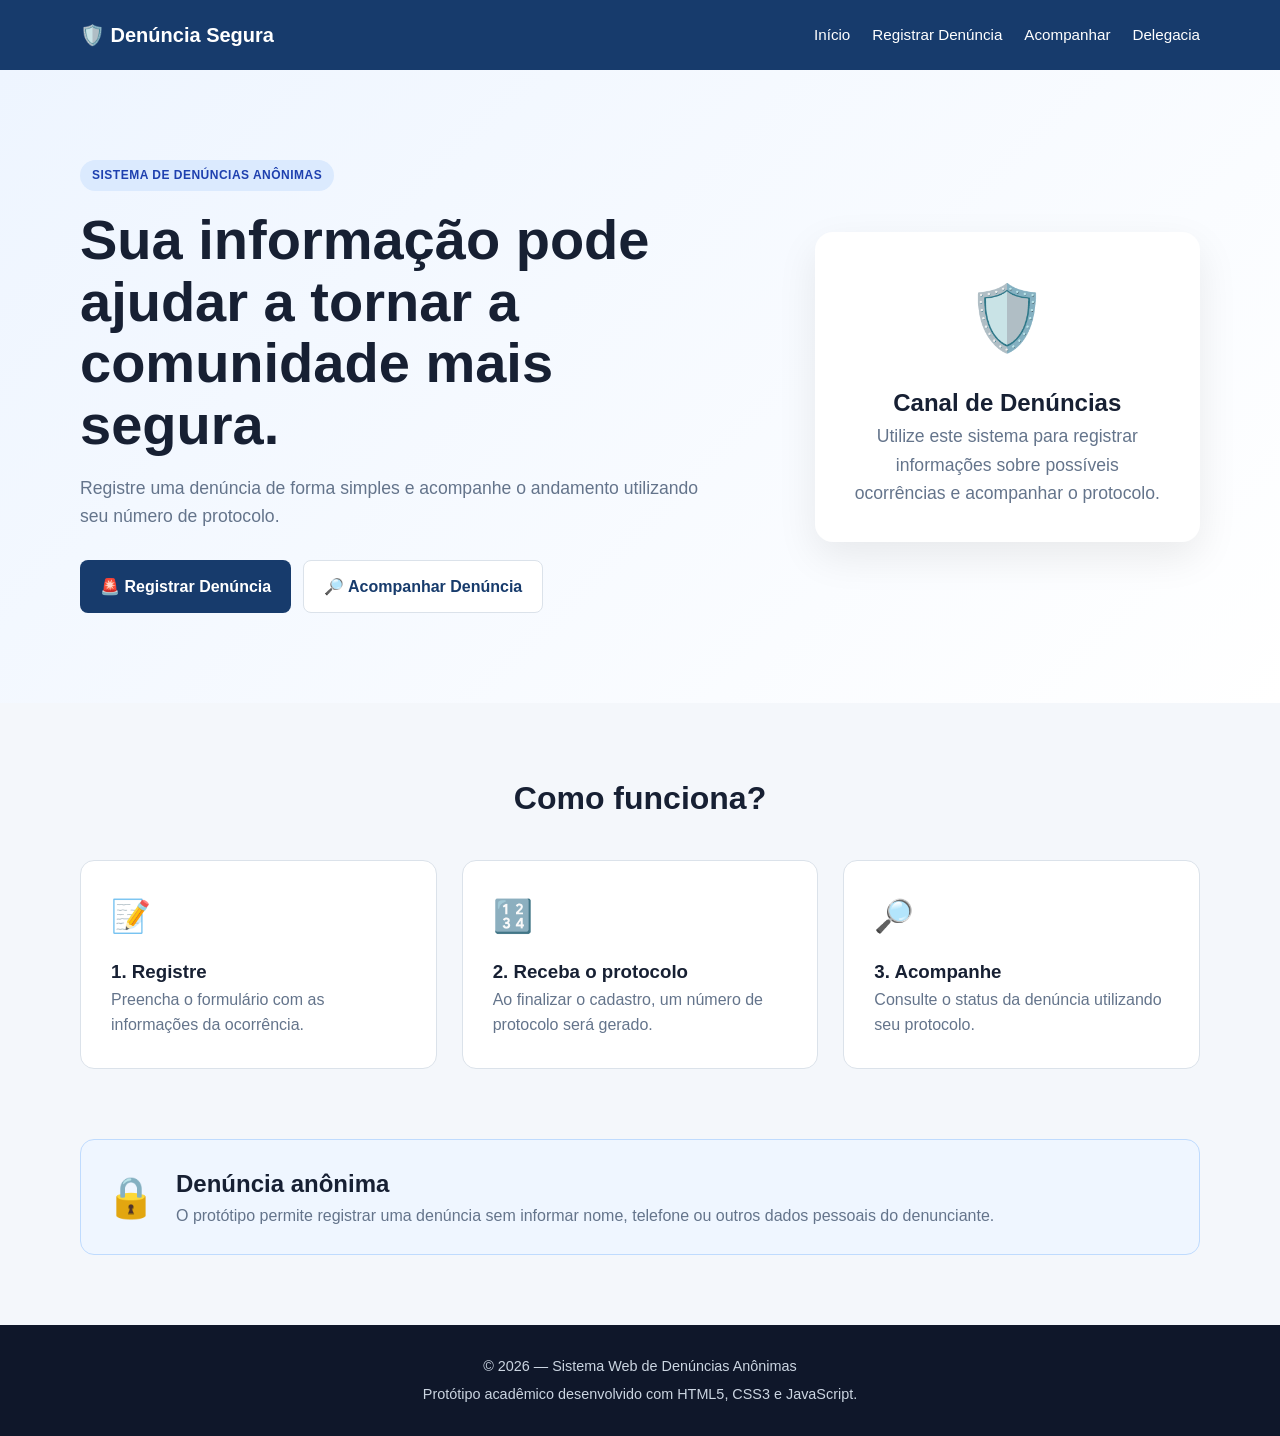
<file: index.html>
<!DOCTYPE html>
<html lang="pt-BR">

<head>
    <meta charset="UTF-8">
    <meta name="viewport" content="width=device-width, initial-scale=1.0">

    <meta name="description" content="Sistema Web de Denúncias Anônimas">

    <title>Denúncia Segura</title>

    <link rel="stylesheet" href="style.css">
</head>

<body>

    <!-- CABEÇALHO -->
    <header class="header">

        <div class="container header-content">

            <a href="index.html" class="logo">
                🛡️ Denúncia Segura
            </a>

            <nav class="menu">

                <a href="index.html">
                    Início
                </a>

                <a href="denunciante.html">
                    Registrar Denúncia
                </a>

                <a href="acompanhar.html">
                    Acompanhar
                </a>

                <a href="admin.html">
                    Delegacia
                </a>

            </nav>

        </div>

    </header>


    <!-- CONTEÚDO PRINCIPAL -->
    <main>

        <!-- HERO -->
        <section class="hero">

            <div class="container hero-content">

                <div class="hero-text">

                    <span class="badge">
                        SISTEMA DE DENÚNCIAS ANÔNIMAS
                    </span>

                    <h1>
                        Sua informação pode ajudar
                        a tornar a comunidade mais segura.
                    </h1>

                    <p>
                        Registre uma denúncia de forma simples
                        e acompanhe o andamento utilizando
                        seu número de protocolo.
                    </p>

                    <div class="hero-buttons">

                        <a
                            href="denunciante.html"
                            class="btn btn-primary"
                        >
                            🚨 Registrar Denúncia
                        </a>

                        <a
                            href="acompanhar.html"
                            class="btn btn-secondary"
                        >
                            🔎 Acompanhar Denúncia
                        </a>

                    </div>

                </div>


                <div class="hero-card">

                    <div class="shield">
                        🛡️
                    </div>

                    <h2>
                        Canal de Denúncias
                    </h2>

                    <p>
                        Utilize este sistema para registrar
                        informações sobre possíveis ocorrências
                        e acompanhar o protocolo.
                    </p>

                </div>

            </div>

        </section>


        <!-- COMO FUNCIONA -->
        <section class="features">

            <div class="container">

                <h2 class="section-title">
                    Como funciona?
                </h2>

                <div class="cards">


                    <article class="card">

                        <div class="card-icon">
                            📝
                        </div>

                        <h3>
                            1. Registre
                        </h3>

                        <p>
                            Preencha o formulário com as
                            informações da ocorrência.
                        </p>

                    </article>


                    <article class="card">

                        <div class="card-icon">
                            🔢
                        </div>

                        <h3>
                            2. Receba o protocolo
                        </h3>

                        <p>
                            Ao finalizar o cadastro,
                            um número de protocolo será gerado.
                        </p>

                    </article>


                    <article class="card">

                        <div class="card-icon">
                            🔎
                        </div>

                        <h3>
                            3. Acompanhe
                        </h3>

                        <p>
                            Consulte o status da denúncia
                            utilizando seu protocolo.
                        </p>

                    </article>

                </div>

            </div>

        </section>


        <!-- INFORMAÇÕES -->
        <section class="info-section">

            <div class="container info-box">

                <div>
                    <span class="info-icon">
                        🔒
                    </span>
                </div>

                <div>

                    <h2>
                        Denúncia anônima
                    </h2>

                    <p>
                        O protótipo permite registrar uma denúncia
                        sem informar nome, telefone ou outros dados
                        pessoais do denunciante.
                    </p>

                </div>

            </div>

        </section>

    </main>


    <!-- RODAPÉ -->
    <footer class="footer">

        <div class="container">

            <p>
                © 2026 — Sistema Web de Denúncias Anônimas
            </p>

            <p>
                Protótipo acadêmico desenvolvido com HTML5,
                CSS3 e JavaScript.
            </p>

        </div>

    </footer>


    <script src="script.js"></script>

</body>

</html>
</file>
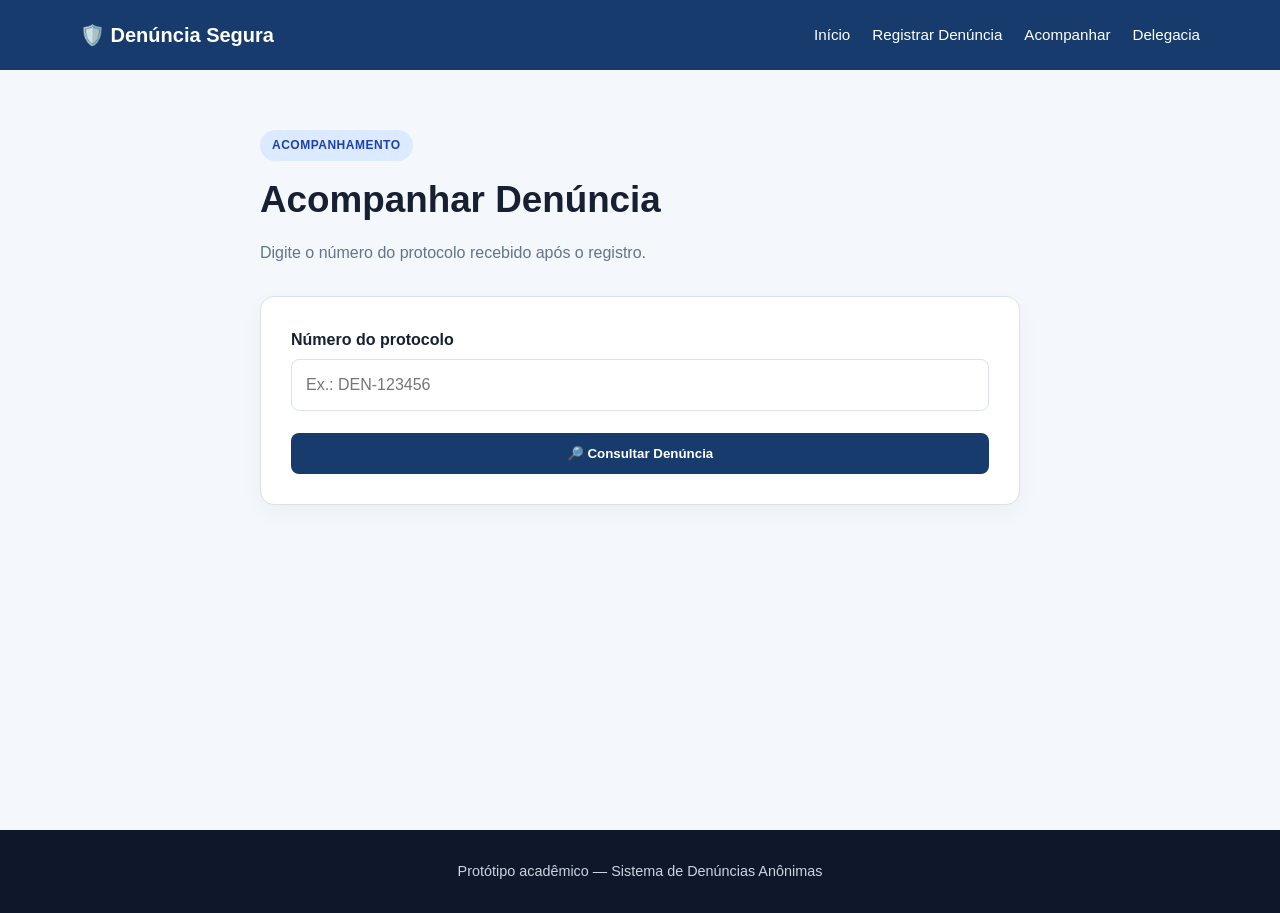
<file: acompanhar.html>
<!DOCTYPE html>
<html lang="pt-BR">

<head>

    <meta charset="UTF-8">

    <meta
        name="viewport"
        content="width=device-width, initial-scale=1.0"
    >

    <title>Acompanhar Denúncia</title>

    <link rel="stylesheet" href="style.css">

</head>

<body>


    <!-- CABEÇALHO -->
    <header class="header">

        <div class="container header-content">

            <a href="index.html" class="logo">
                🛡️ Denúncia Segura
            </a>

            <nav class="menu">

                <a href="index.html">
                    Início
                </a>

                <a href="denunciante.html">
                    Registrar Denúncia
                </a>

                <a href="acompanhar.html">
                    Acompanhar
                </a>

                <a href="admin.html">
                    Delegacia
                </a>

            </nav>

        </div>

    </header>


    <!-- CONTEÚDO -->
    <main class="page">

        <div class="container small-container">


            <div class="page-header">

                <span class="badge">
                    ACOMPANHAMENTO
                </span>

                <h1>
                    Acompanhar Denúncia
                </h1>

                <p>
                    Digite o número do protocolo
                    recebido após o registro.
                </p>

            </div>


            <!-- FORMULÁRIO -->
            <form
                id="consultaForm"
                class="form-card"
            >

                <div class="form-group">

                    <label for="protocolo">
                        Número do protocolo
                    </label>

                    <input
                        type="text"
                        id="protocolo"
                        placeholder="Ex.: DEN-123456"
                        required
                    >

                </div>


                <button
                    type="submit"
                    class="btn btn-primary btn-full"
                >
                    🔎 Consultar Denúncia
                </button>

            </form>


            <!-- RESULTADO -->
            <div
                id="resultadoConsulta"
                class="resultado"
            ></div>


        </div>

    </main>


    <!-- RODAPÉ -->
    <footer class="footer">

        <div class="container">

            <p>
                Protótipo acadêmico —
                Sistema de Denúncias Anônimas
            </p>

        </div>

    </footer>


    <script src="script.js"></script>

</body>

</html>
</file>
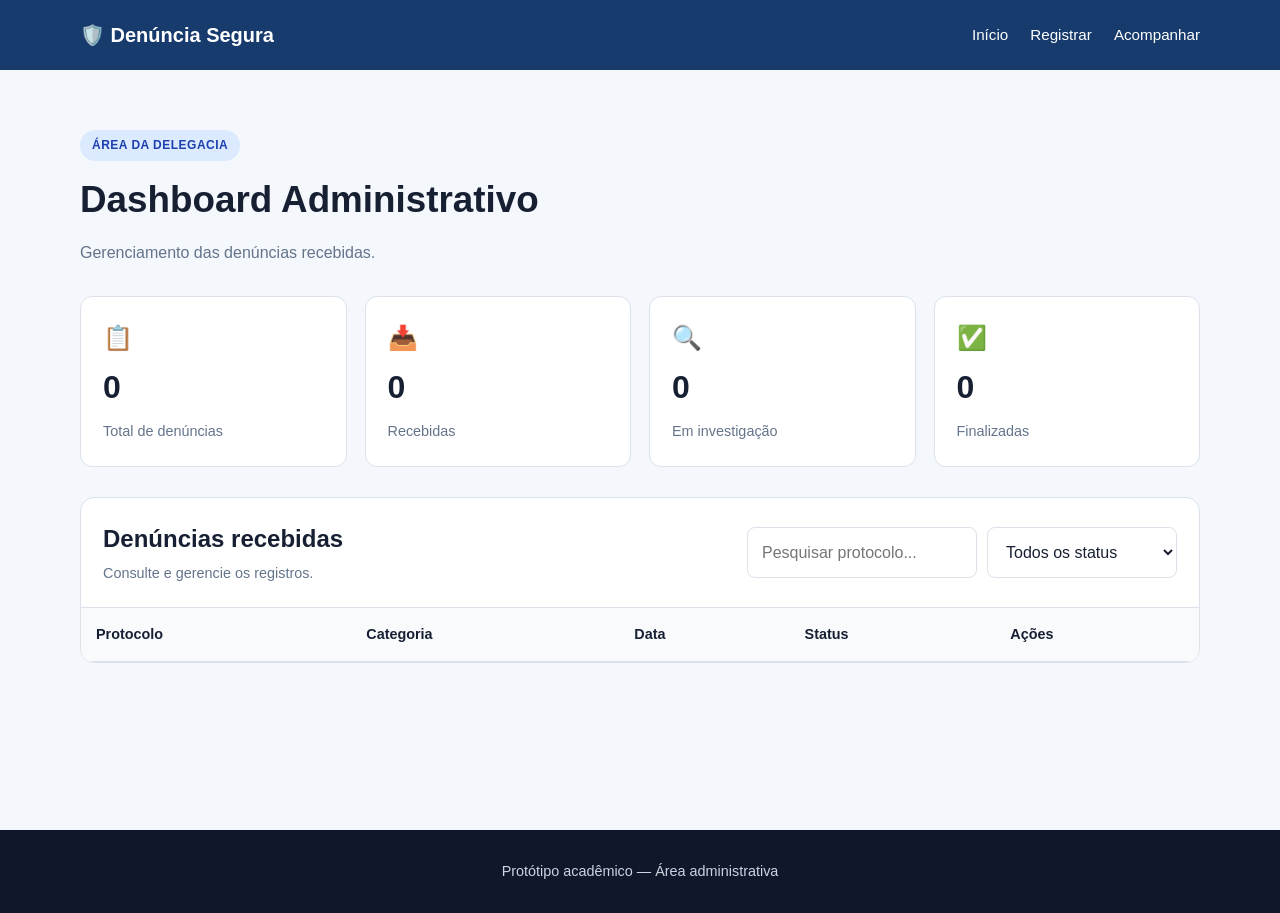
<file: admin.html>
<!DOCTYPE html>
<html lang="pt-BR">

<head>

    <meta charset="UTF-8">

    <meta
        name="viewport"
        content="width=device-width, initial-scale=1.0"
    >

    <title>Área da Delegacia</title>

    <link rel="stylesheet" href="style.css">

</head>

<body>


    <!-- CABEÇALHO -->
    <header class="header">

        <div class="container header-content">

            <a href="index.html" class="logo">
                🛡️ Denúncia Segura
            </a>

            <nav class="menu">

                <a href="index.html">
                    Início
                </a>

                <a href="denunciante.html">
                    Registrar
                </a>

                <a href="acompanhar.html">
                    Acompanhar
                </a>

            </nav>

        </div>

    </header>


    <!-- DASHBOARD -->
    <main class="page">

        <div class="container">


            <!-- CABEÇALHO -->
            <div class="page-header">

                <span class="badge">
                    ÁREA DA DELEGACIA
                </span>

                <h1>
                    Dashboard Administrativo
                </h1>

                <p>
                    Gerenciamento das denúncias recebidas.
                </p>

            </div>


            <!-- ESTATÍSTICAS -->
            <section class="stats">


                <div class="stat-card">

                    <div class="stat-icon">
                        📋
                    </div>

                    <strong id="totalDenuncias">
                        0
                    </strong>

                    <span>
                        Total de denúncias
                    </span>

                </div>


                <div class="stat-card">

                    <div class="stat-icon">
                        📥
                    </div>

                    <strong id="recebidas">
                        0
                    </strong>

                    <span>
                        Recebidas
                    </span>

                </div>


                <div class="stat-card">

                    <div class="stat-icon">
                        🔍
                    </div>

                    <strong id="investigacao">
                        0
                    </strong>

                    <span>
                        Em investigação
                    </span>

                </div>


                <div class="stat-card">

                    <div class="stat-icon">
                        ✅
                    </div>

                    <strong id="finalizadas">
                        0
                    </strong>

                    <span>
                        Finalizadas
                    </span>

                </div>


            </section>


            <!-- PAINEL -->
            <section class="admin-panel">


                <div class="panel-header">

                    <div>

                        <h2>
                            Denúncias recebidas
                        </h2>

                        <p>
                            Consulte e gerencie os registros.
                        </p>

                    </div>


                    <div class="filters">

                        <input
                            type="search"
                            id="busca"
                            placeholder="Pesquisar protocolo..."
                        >


                        <select id="filtroStatus">

                            <option value="">
                                Todos os status
                            </option>

                            <option value="Recebida">
                                Recebida
                            </option>

                            <option value="Em análise">
                                Em análise
                            </option>

                            <option value="Em investigação">
                                Em investigação
                            </option>

                            <option value="Finalizada">
                                Finalizada
                            </option>

                        </select>

                    </div>

                </div>


                <!-- TABELA -->
                <div class="table-container">

                    <table>

                        <thead>

                            <tr>

                                <th>
                                    Protocolo
                                </th>

                                <th>
                                    Categoria
                                </th>

                                <th>
                                    Data
                                </th>

                                <th>
                                    Status
                                </th>

                                <th>
                                    Ações
                                </th>

                            </tr>

                        </thead>


                        <tbody id="tabelaDenuncias">

                        </tbody>

                    </table>

                </div>


            </section>

        </div>

    </main>


    <!-- RODAPÉ -->
    <footer class="footer">

        <div class="container">

            <p>
                Protótipo acadêmico —
                Área administrativa
            </p>

        </div>

    </footer>


    <script src="script.js"></script>

</body>

</html>
</file>
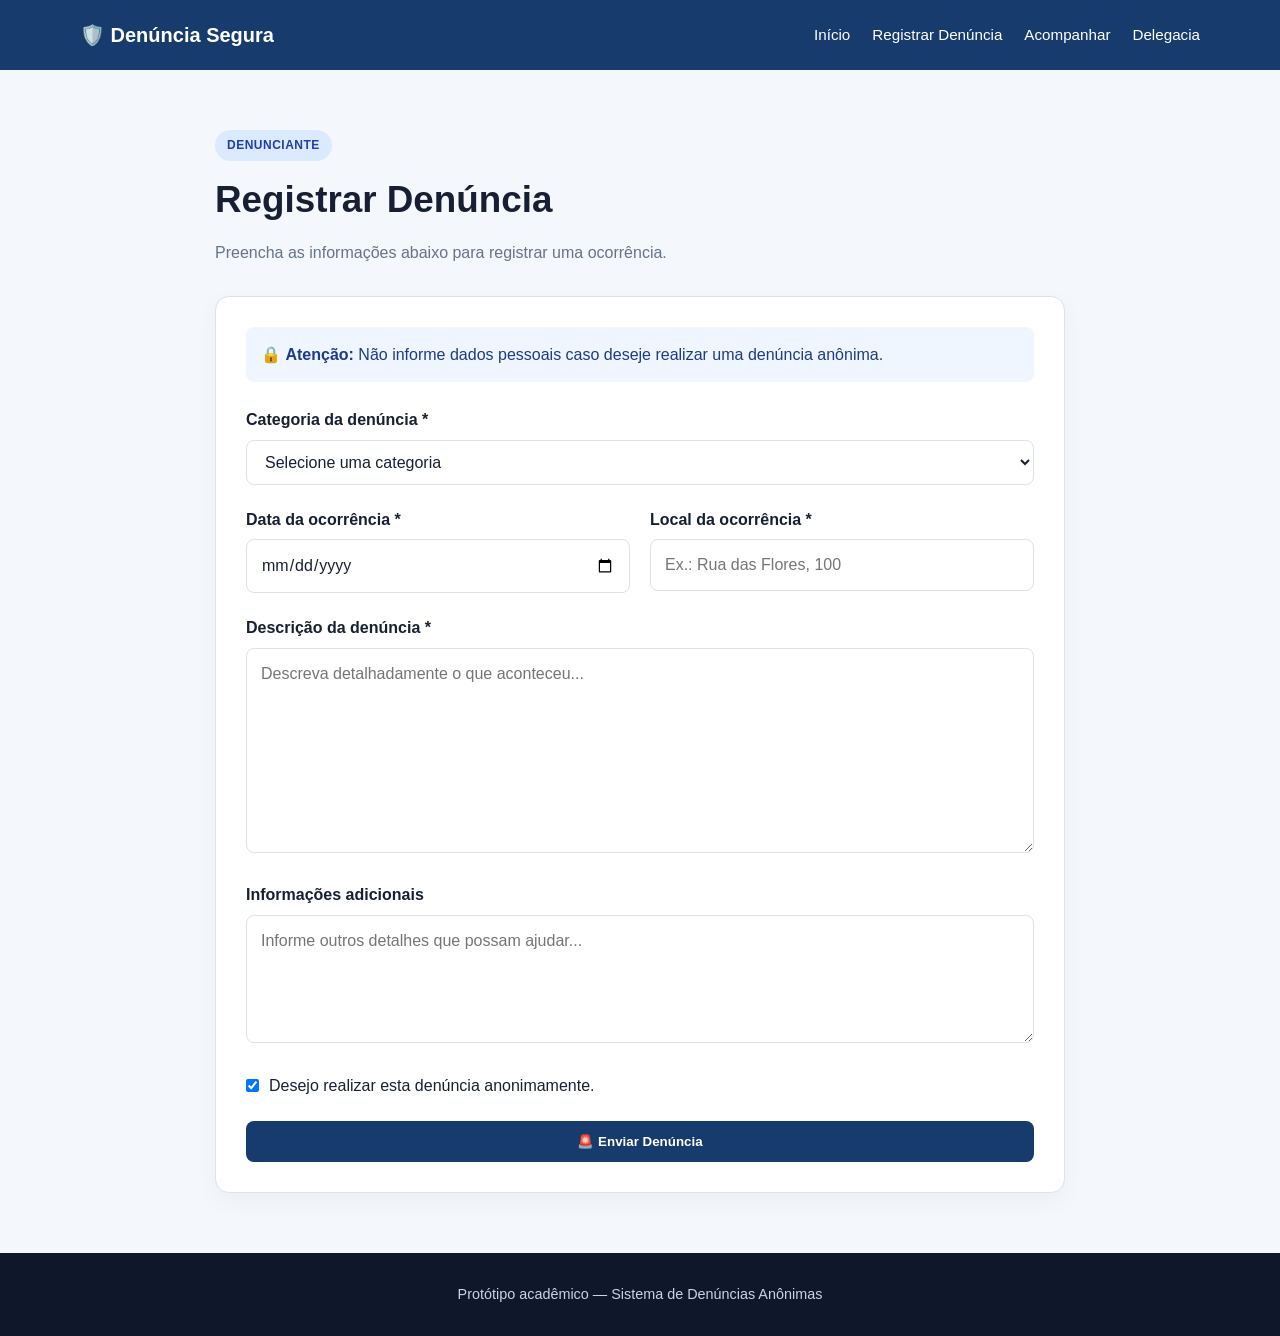
<file: denunciante.html>
<!DOCTYPE html>
<html lang="pt-BR">

<head>

    <meta charset="UTF-8">

    <meta
        name="viewport"
        content="width=device-width, initial-scale=1.0"
    >

    <title>Registrar Denúncia</title>

    <link rel="stylesheet" href="style.css">

</head>

<body>


    <!-- CABEÇALHO -->
    <header class="header">

        <div class="container header-content">

            <a href="index.html" class="logo">
                🛡️ Denúncia Segura
            </a>

            <nav class="menu">

                <a href="index.html">
                    Início
                </a>

                <a href="denunciante.html">
                    Registrar Denúncia
                </a>

                <a href="acompanhar.html">
                    Acompanhar
                </a>

                <a href="admin.html">
                    Delegacia
                </a>

            </nav>

        </div>

    </header>


    <!-- CONTEÚDO -->
    <main class="page">

        <div class="container form-container">


            <!-- TÍTULO -->
            <div class="page-header">

                <span class="badge">
                    DENUNCIANTE
                </span>

                <h1>
                    Registrar Denúncia
                </h1>

                <p>
                    Preencha as informações abaixo
                    para registrar uma ocorrência.
                </p>

            </div>


            <!-- FORMULÁRIO -->
            <form
                id="denunciaForm"
                class="form-card"
            >


                <!-- AVISO -->
                <div class="alert">

                    🔒

                    <strong>
                        Atenção:
                    </strong>

                    Não informe dados pessoais caso
                    deseje realizar uma denúncia anônima.

                </div>


                <!-- CATEGORIA -->
                <div class="form-group">

                    <label for="categoria">
                        Categoria da denúncia *
                    </label>

                    <select
                        id="categoria"
                        required
                    >

                        <option value="">
                            Selecione uma categoria
                        </option>

                        <option value="Furto">
                            Furto
                        </option>

                        <option value="Roubo">
                            Roubo
                        </option>

                        <option value="Violência">
                            Violência
                        </option>

                        <option value="Tráfico">
                            Tráfico
                        </option>

                        <option value="Corrupção">
                            Corrupção
                        </option>

                        <option value="Ameaça">
                            Ameaça
                        </option>

                        <option value="Vandalismo">
                            Vandalismo
                        </option>

                        <option value="Outro">
                            Outro
                        </option>

                    </select>

                </div>


                <!-- DATA E LOCAL -->
                <div class="form-row">


                    <div class="form-group">

                        <label for="data">
                            Data da ocorrência *
                        </label>

                        <input
                            type="date"
                            id="data"
                            required
                        >

                    </div>


                    <div class="form-group">

                        <label for="local">
                            Local da ocorrência *
                        </label>

                        <input
                            type="text"
                            id="local"
                            placeholder="Ex.: Rua das Flores, 100"
                            required
                        >

                    </div>


                </div>


                <!-- DESCRIÇÃO -->
                <div class="form-group">

                    <label for="descricao">
                        Descrição da denúncia *
                    </label>

                    <textarea
                        id="descricao"
                        rows="7"
                        placeholder="Descreva detalhadamente o que aconteceu..."
                        required
                    ></textarea>

                </div>


                <!-- INFORMAÇÕES ADICIONAIS -->
                <div class="form-group">

                    <label for="observacoes">
                        Informações adicionais
                    </label>

                    <textarea
                        id="observacoes"
                        rows="4"
                        placeholder="Informe outros detalhes que possam ajudar..."
                    ></textarea>

                </div>


                <!-- ANONIMATO -->
                <div class="form-group">

                    <label class="checkbox">

                        <input
                            type="checkbox"
                            id="anonima"
                            checked
                        >

                        <span>
                            Desejo realizar esta denúncia anonimamente.
                        </span>

                    </label>

                </div>


                <!-- BOTÃO -->
                <button
                    type="submit"
                    class="btn btn-primary btn-full"
                >
                    🚨 Enviar Denúncia
                </button>


            </form>


            <!-- PROTOCOLO -->
            <div
                id="protocoloBox"
                class="success-box hidden"
            ></div>


        </div>

    </main>


    <!-- RODAPÉ -->
    <footer class="footer">

        <div class="container">

            <p>
                Protótipo acadêmico —
                Sistema de Denúncias Anônimas
            </p>

        </div>

    </footer>


    <script src="script.js"></script>

</body>

</html>
</file>
<file: style.css>
/* =========================================
   CONFIGURAÇÕES GERAIS
========================================= */

* {
    margin: 0;
    padding: 0;
    box-sizing: border-box;
}


:root {

    --primary: #173b6c;

    --primary-dark: #0d284c;

    --secondary: #2563eb;

    --background: #f4f7fb;

    --white: #ffffff;

    --text: #172033;

    --muted: #64748b;

    --border: #dbe2ea;

    --success: #15803d;

    --warning: #d97706;

    --danger: #dc2626;

}


body {

    font-family:
        Arial,
        Helvetica,
        sans-serif;

    background:
        var(--background);

    color:
        var(--text);

    line-height:
        1.6;

}


/* =========================================
   CONTAINER
========================================= */

.container {

    width:
        min(1120px, 92%);

    margin:
        0 auto;

}


.small-container {

    max-width:
        760px;

}


.form-container {

    max-width:
        850px;

}


/* =========================================
   CABEÇALHO
========================================= */

.header {

    background:
        var(--primary);

    color:
        white;

}


.header-content {

    min-height:
        70px;

    display:
        flex;

    align-items:
        center;

    justify-content:
        space-between;

    gap:
        20px;

}


.logo {

    color:
        white;

    text-decoration:
        none;

    font-size:
        1.25rem;

    font-weight:
        bold;

}


.menu {

    display:
        flex;

    align-items:
        center;

    gap:
        22px;

}


.menu a {

    color:
        white;

    text-decoration:
        none;

    font-size:
        .95rem;

}


.menu a:hover {

    text-decoration:
        underline;

}


/* =========================================
   HERO
========================================= */

.hero {

    padding:
        90px 0;

    background:
        linear-gradient(
            135deg,
            #eef5ff,
            #ffffff
        );

}


.hero-content {

    display:
        grid;

    grid-template-columns:
        1.4fr .8fr;

    gap:
        60px;

    align-items:
        center;

}


.badge {

    display:
        inline-block;

    padding:
        6px 12px;

    border-radius:
        30px;

    background:
        #dbeafe;

    color:
        #1e40af;

    font-size:
        .75rem;

    font-weight:
        bold;

    letter-spacing:
        .5px;

}


.hero h1 {

    font-size:
        clamp(
            2rem,
            5vw,
            3.5rem
        );

    line-height:
        1.1;

    margin:
        18px 0;

}


.hero p {

    color:
        var(--muted);

    font-size:
        1.1rem;

    max-width:
        650px;

}


.hero-buttons {

    display:
        flex;

    gap:
        12px;

    margin-top:
        30px;

    flex-wrap:
        wrap;

}


/* =========================================
   BOTÕES
========================================= */

.btn {

    display:
        inline-flex;

    align-items:
        center;

    justify-content:
        center;

    border:
        none;

    border-radius:
        8px;

    padding:
        13px 20px;

    text-decoration:
        none;

    cursor:
        pointer;

    font-weight:
        bold;

    transition:
        .2s;

}


.btn-primary {

    background:
        var(--primary);

    color:
        white;

}


.btn-primary:hover {

    background:
        var(--primary-dark);

    transform:
        translateY(-1px);

}


.btn-secondary {

    background:
        white;

    color:
        var(--primary);

    border:
        1px solid var(--border);

}


.btn-secondary:hover {

    background:
        #f8fafc;

}


.btn-full {

    width:
        100%;

}


/* =========================================
   CARD HERO
========================================= */

.hero-card {

    background:
        white;

    padding:
        35px;

    border-radius:
        18px;

    box-shadow:
        0 15px 40px
        rgba(0, 0, 0, .08);

    text-align:
        center;

}


.shield {

    font-size:
        4rem;

    margin-bottom:
        15px;

}


/* =========================================
   CARDS
========================================= */

.features {

    padding:
        70px 0;

}


.section-title {

    text-align:
        center;

    margin-bottom:
        35px;

    font-size:
        2rem;

}


.cards {

    display:
        grid;

    grid-template-columns:
        repeat(3, 1fr);

    gap:
        25px;

}


.card {

    background:
        white;

    border:
        1px solid var(--border);

    padding:
        30px;

    border-radius:
        14px;

    transition:
        .2s;

}


.card:hover {

    transform:
        translateY(-3px);

    box-shadow:
        0 10px 25px
        rgba(0, 0, 0, .06);

}


.card-icon {

    font-size:
        2rem;

    margin-bottom:
        15px;

}


.card p {

    color:
        var(--muted);

}


/* =========================================
   INFORMAÇÕES
========================================= */

.info-section {

    padding:
        0 0 70px;

}


.info-box {

    display:
        flex;

    align-items:
        center;

    gap:
        20px;

    background:
        #eff6ff;

    border:
        1px solid #bfdbfe;

    padding:
        25px;

    border-radius:
        14px;

}


.info-icon {

    font-size:
        2.5rem;

}


.info-box p {

    color:
        var(--muted);

}


/* =========================================
   PÁGINAS
========================================= */

.page {

    padding:
        60px 0;

    min-height:
        calc(100vh - 140px);

}


.page-header {

    margin-bottom:
        30px;

}


.page-header h1 {

    margin:
        10px 0;

    font-size:
        2.3rem;

}


.page-header p {

    color:
        var(--muted);

}


/* =========================================
   FORMULÁRIO
========================================= */

.form-card {

    background:
        white;

    border:
        1px solid var(--border);

    border-radius:
        14px;

    padding:
        30px;

    box-shadow:
        0 8px 25px
        rgba(0, 0, 0, .04);

}


.alert {

    padding:
        15px;

    margin-bottom:
        25px;

    border-radius:
        8px;

    background:
        #eff6ff;

    color:
        #1e3a8a;

}


.form-group {

    margin-bottom:
        22px;

}


.form-row {

    display:
        grid;

    grid-template-columns:
        1fr 1fr;

    gap:
        20px;

}


label {

    display:
        block;

    margin-bottom:
        7px;

    font-weight:
        bold;

}


input,
select,
textarea {

    width:
        100%;

    padding:
        12px 14px;

    border:
        1px solid var(--border);

    border-radius:
        8px;

    background:
        white;

    color:
        var(--text);

    font:
        inherit;

}


input:focus,
select:focus,
textarea:focus {

    outline:
        2px solid #93c5fd;

    border-color:
        var(--secondary);

}


textarea {

    resize:
        vertical;

}


.checkbox {

    display:
        flex;

    gap:
        10px;

    align-items:
        center;

    font-weight:
        normal;

}


.checkbox input {

    width:
        auto;

}


/* =========================================
   PROTOCOLO
========================================= */

.success-box {

    background:
        #ecfdf5;

    color:
        #166534;

    border:
        1px solid #bbf7d0;

    padding:
        25px;

    margin-top:
        25px;

    border-radius:
        12px;

}


.success-box h2 {

    margin-bottom:
        10px;

}


.success-box h3 {

    font-size:
        2rem;

    margin:
        15px 0;

    letter-spacing:
        2px;

}


.hidden {

    display:
        none;

}


/* =========================================
   RESULTADO
========================================= */

.resultado {

    margin-top:
        25px;

}


/* =========================================
   STATUS
========================================= */

.status {

    display:
        inline-block;

    padding:
        5px 10px;

    border-radius:
        20px;

    font-size:
        .8rem;

    font-weight:
        bold;

}


.status-recebida {

    background:
        #e0f2fe;

    color:
        #0369a1;

}


.status-analise {

    background:
        #fef3c7;

    color:
        #92400e;

}


.status-investigacao {

    background:
        #ede9fe;

    color:
        #6d28d9;

}


.status-finalizada {

    background:
        #dcfce7;

    color:
        #166534;

}


/* =========================================
   DASHBOARD
========================================= */

.stats {

    display:
        grid;

    grid-template-columns:
        repeat(4, 1fr);

    gap:
        18px;

    margin-bottom:
        30px;

}


.stat-card {

    background:
        white;

    padding:
        22px;

    border:
        1px solid var(--border);

    border-radius:
        12px;

}


.stat-icon {

    font-size:
        1.5rem;

}


.stat-card strong {

    display:
        block;

    font-size:
        2rem;

    margin:
        5px 0;

}


.stat-card span {

    color:
        var(--muted);

    font-size:
        .9rem;

}


/* =========================================
   PAINEL ADMINISTRATIVO
========================================= */

.admin-panel {

    background:
        white;

    border:
        1px solid var(--border);

    border-radius:
        14px;

    overflow:
        hidden;

}


.panel-header {

    padding:
        22px;

    display:
        flex;

    justify-content:
        space-between;

    gap:
        20px;

    align-items:
        center;

    border-bottom:
        1px solid var(--border);

}


.panel-header h2 {

    margin-bottom:
        4px;

}


.panel-header p {

    color:
        var(--muted);

    font-size:
        .9rem;

}


.filters {

    display:
        flex;

    gap:
        10px;

}


.filters input,
.filters select {

    width:
        auto;

    min-width:
        190px;

}


/* =========================================
   TABELA
========================================= */

.table-container {

    overflow-x:
        auto;

}


table {

    width:
        100%;

    border-collapse:
        collapse;

}


th,
td {

    padding:
        15px;

    border-bottom:
        1px solid var(--border);

    text-align:
        left;

}


th {

    background:
        #f8fafc;

    font-size:
        .9rem;

}


td {

    font-size:
        .9rem;

}


.action-btn {

    padding:
        7px 10px;

    border:
        none;

    border-radius:
        6px;

    cursor:
        pointer;

    background:
        #dbeafe;

    color:
        #1e40af;

    margin-right:
        5px;

    font-weight:
        bold;

}


.action-btn:hover {

    background:
        #bfdbfe;

}


.delete-btn {

    background:
        #fee2e2;

    color:
        #991b1b;

}


.delete-btn:hover {

    background:
        #fecaca;

}


/* =========================================
   RODAPÉ
========================================= */

.footer {

    background:
        #0f172a;

    color:
        #cbd5e1;

    padding:
        30px 0;

    text-align:
        center;

    font-size:
        .9rem;

}


.footer p + p {

    margin-top:
        5px;

}


/* =========================================
   RESPONSIVIDADE
========================================= */

@media (max-width: 900px) {


    .header-content {

        flex-direction:
            column;

        padding:
            18px 0;

    }


    .menu {

        flex-wrap:
            wrap;

        justify-content:
            center;

    }


    .hero {

        padding:
            60px 0;

    }


    .hero-content {

        grid-template-columns:
            1fr;

        gap:
            35px;

    }


    .cards {

        grid-template-columns:
            1fr;

    }


    .stats {

        grid-template-columns:
            repeat(2, 1fr);

    }


    .panel-header {

        flex-direction:
            column;

        align-items:
            stretch;

    }


    .filters {

        flex-direction:
            column;

    }


    .filters input,
    .filters select {

        width:
            100%;

        min-width:
            0;

    }

}


@media (max-width: 600px) {


    .hero h1 {

        font-size:
            2rem;

    }


    .hero-buttons {

        flex-direction:
            column;

    }


    .hero-buttons .btn {

        width:
            100%;

    }


    .form-row {

        grid-template-columns:
            1fr;

    }


    .stats {

        grid-template-columns:
            1fr;

    }


    .form-card {

        padding:
            20px;

    }


    .info-box {

        flex-direction:
            column;

        align-items:
            flex-start;

    }


    .page {

        padding:
            40px 0;

    }


    .page-header h1 {

        font-size:
            1.9rem;

    }


    .menu {

        gap:
            12px;

    }


    .menu a {

        font-size:
            .85rem;

    }

}
</file>
